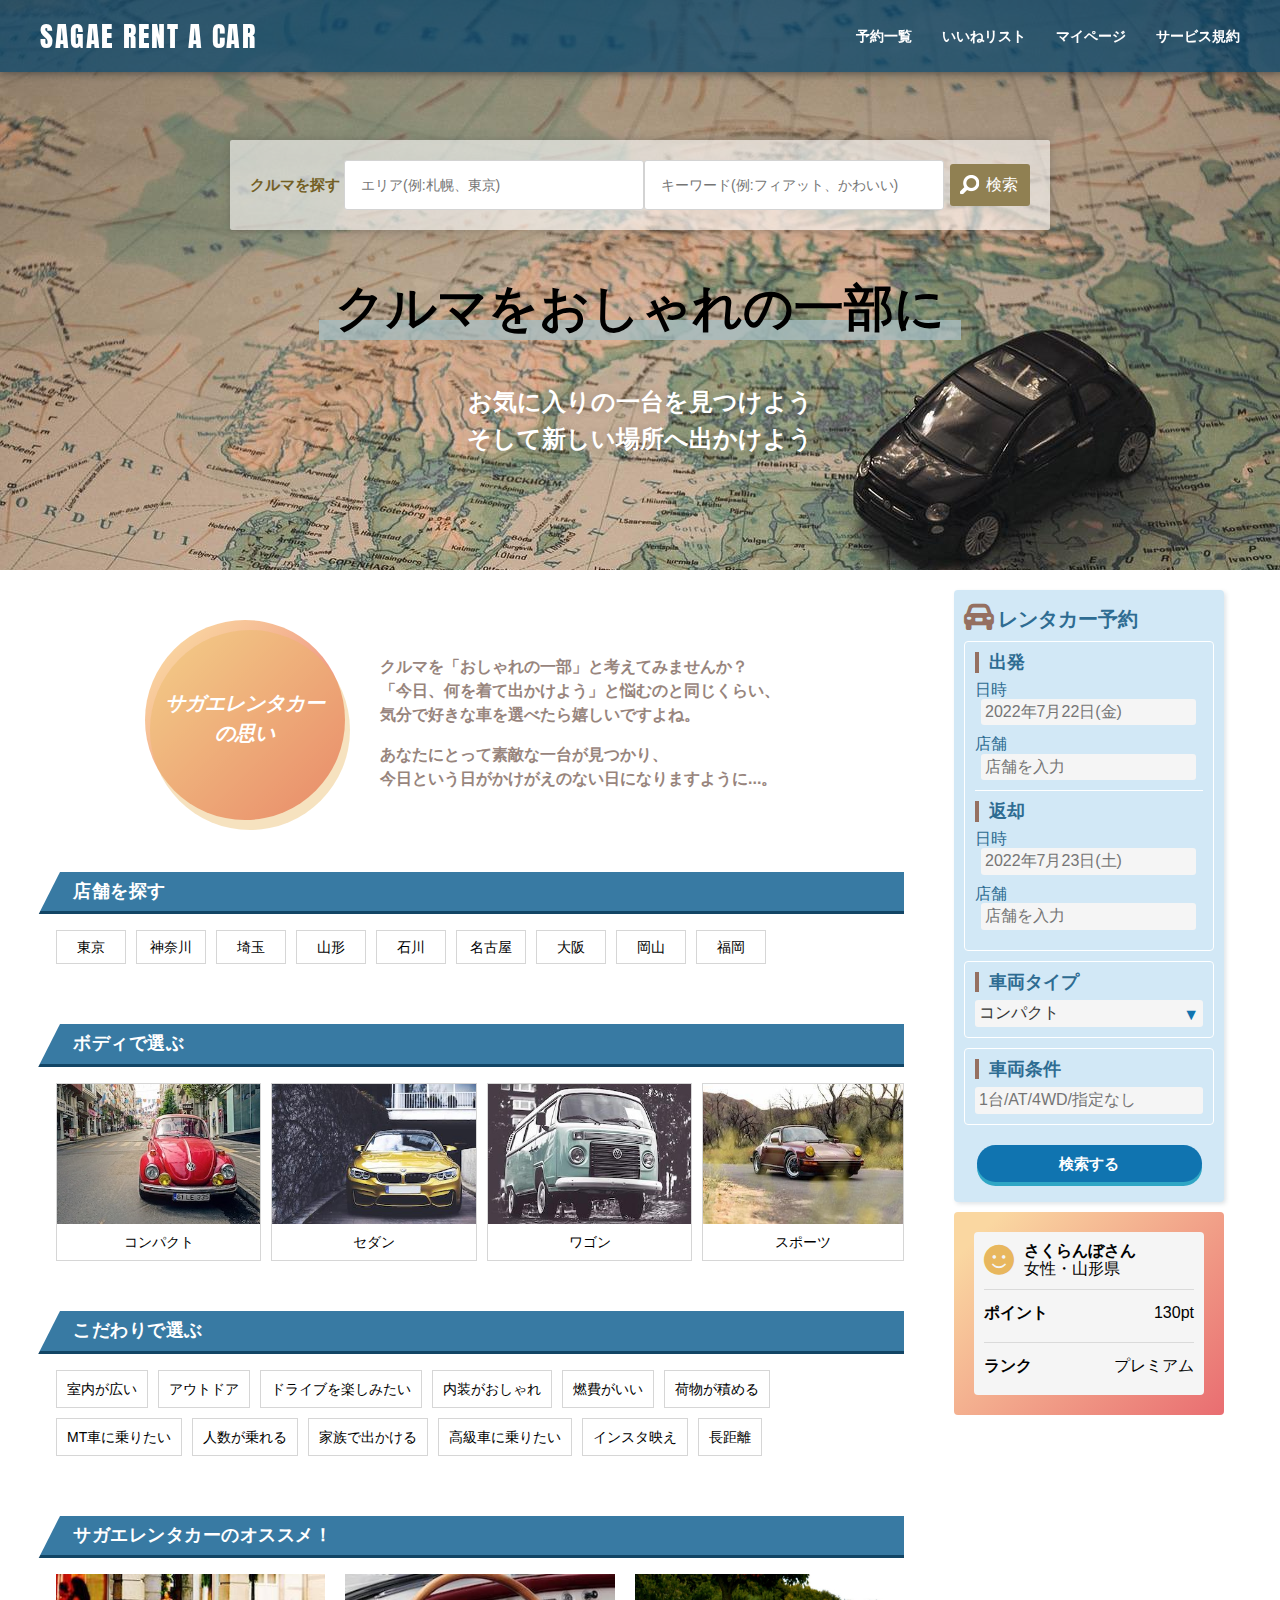
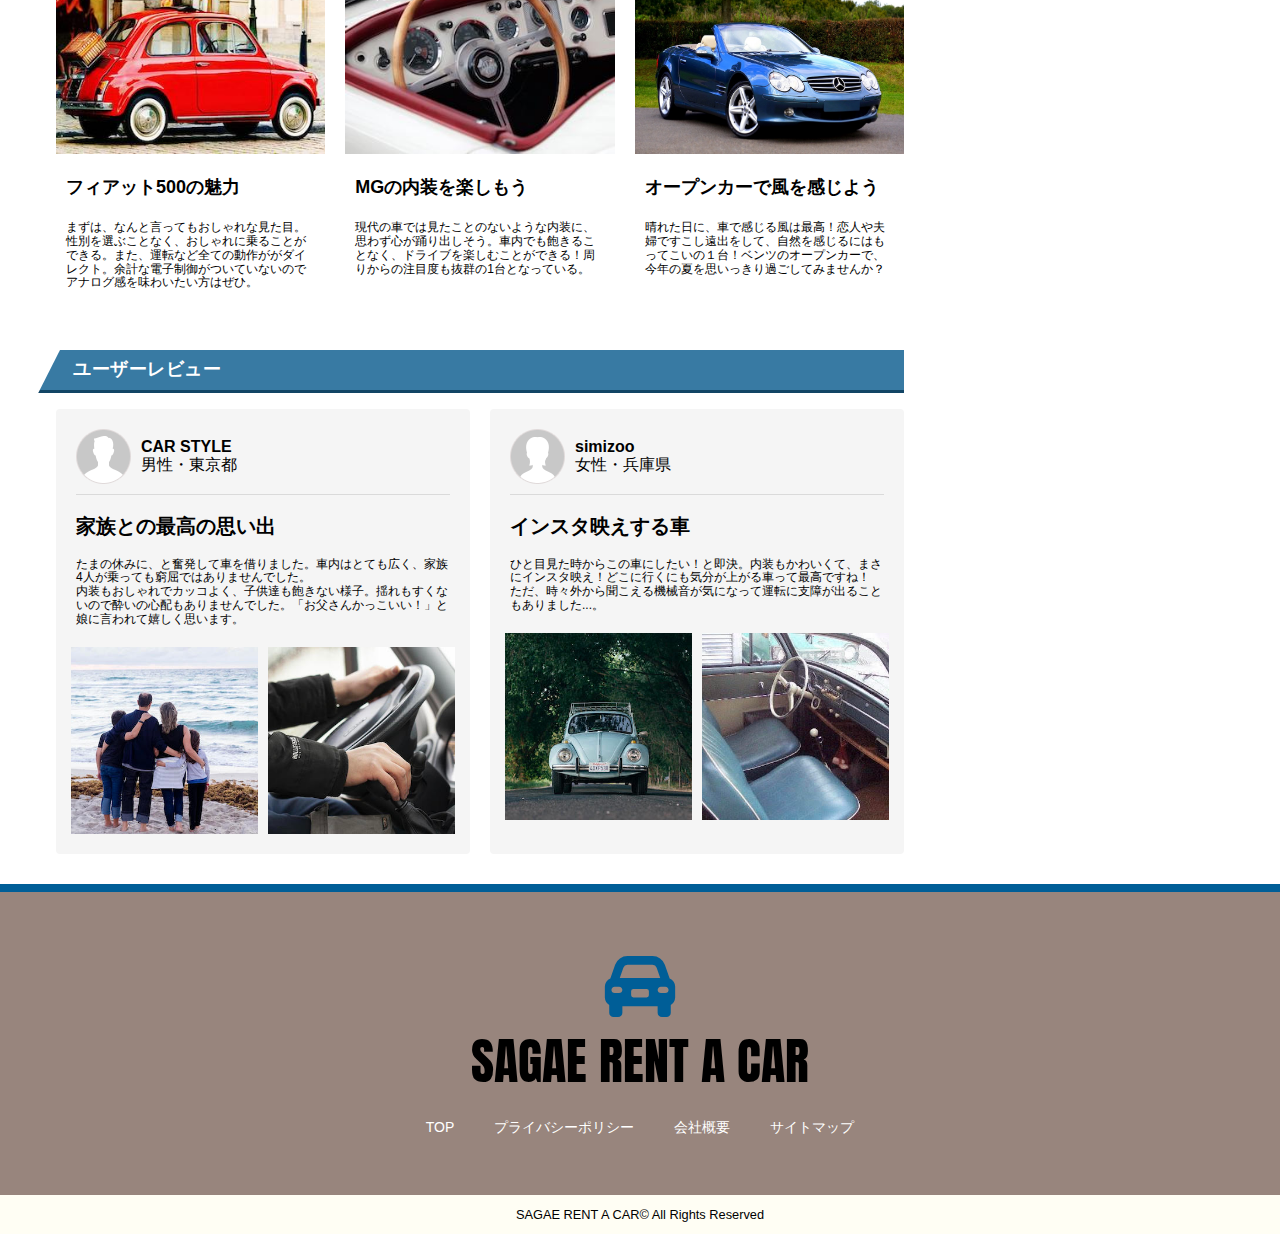
<file: index.html>
<!DOCTYPE html>
<html lang="ja">
<head>
    <meta charset="UTF-8">
    <meta name="viewport" content="width=device-width, initial-scale=1.0">
    <meta http-equiv="X-UA-Compatible" content="ie=edge">
    <link rel="stylesheet" href="styles/reset.css">
    <link rel="stylesheet" href="styles/mytop.css">
    <link rel="preconnect" href="https://fonts.googleapis.com">
    <link rel="preconnect" href="https://fonts.gstatic.com" crossorigin>
    <link href="https://fonts.googleapis.com/css2?family=Anton&display=swap" rel="stylesheet">
    <link href="https://cdnjs.cloudflare.com/ajax/libs/font-awesome/6.1.1/css/all.min.css" rel="stylesheet">
    <title>サガエレンタカー</title>
</head>

<body>
    <header class="header">
        <div class="header_container ">
            <h1 class="enfont"><a href="#">SAGAE RENT A CAR</a></h1>
            <ul class="ul_header d-flex">
                <li class="li_header"><a href="#">予約一覧</a></li>
                <li class="li_header"><a href="#">いいねリスト</a></li>
                <li class="li_header"><a href="#">マイページ</a></li>
                <li class="li_header"><a href="#">サービス規約</a></li>
            </ul>
        </div>
        <form class="form d-flex">
            <p class="p_form">クルマを探す</p>
            <input class="input_word" type="text" placeholder="エリア(例:札幌、東京)">
            <input class="input_word" type="text" placeholder="キーワード(例:フィアット、かわいい)">
            <input class="submit" type="submit" value="検索">
        </form>
        <div class="header_title">
            <h2>クルマをおしゃれの一部に</h2>
        </div>
        <p class="p_title">お気に入りの一台を見つけよう</p>
        <p class="p_title">そして新しい場所へ出かけよう</p>
    </header>
    <main class="main_back d-flex">
        <div class="main_container">
            <div class="d-flex thinkWrap">
            <h2 class="think">サガエレンタカー<span>の思い</span></h2>
            <div class="think_2">
                <p>クルマを「おしゃれの一部」と考えてみませんか？<br>「今日、何を着て出かけよう」と悩むのと同じくらい、<br>気分で好きな車を選べたら嬉しいですよね。</p>
                <p>あなたにとって素敵な一台が見つかり、<br>今日という日がかけがえのない日になりますように...。</p>
            </div>
            </div>
            <section class="select-category">
                <div class="section-content">
                    <h2 class="main-title">店舗を探す</h2>
                    <ul class="d-flex shopList">
                        <li class="nav_area"><a href="#">東京</a></li>
                        <li class="nav_area"><a href="#">神奈川</a></li>
                        <li class="nav_area"><a href="#">埼玉</a></li>
                        <li class="nav_area"><a href="#">山形</a></li>
                        <li class="nav_area"><a href="#">石川</a></li>
                        <li class="nav_area"><a href="#">名古屋</a></li>
                        <li class="nav_area"><a href="#">大阪</a></li>
                        <li class="nav_area"><a href="#">岡山</a></li>
                        <li class="nav_area"><a href="#">福岡</a></li>
                    </ul>
                </div>
            </section>
            <section class="select-category">
                <div class="section-content">
                    <h2 class="main-title">ボディで選ぶ</h2>
                    <div class="d-flex j-spacearound bodyList">
                        <a href="#">
                            <figure>
                                <img src="img/beatle.jpeg" alt="コンパクト" class="category_image">
                                <figcaption>コンパクト</figcaption>
                            </figure>
                        </a>
                        <a href="#">
                            <figure>
                                <img src="img/sedan.jpeg" alt="セダン" class="category_image">
                                <figcaption>セダン</figcaption>
                            </figure>
                        </a>
                        <a href="#">
                            <figure>
                                <img src="img/wagon.jpeg" alt="ワゴン" class="category_image">
                                <figcaption>ワゴン</figcaption>
                            </figure>
                        </a>
                        <a href="#">
                            <figure>
                                <img src="img/sport.jpeg" alt="スポーツ" class="category_image">
                                <figcaption>スポーツ</figcaption>
                            </figure>
                        </a>
                    </div>
            </section>
            <section class="select-category">
                <div class="section-content">
                    <h2 class="main-title">こだわりで選ぶ</h2>
                    <ul class="d-flex commit_list">
                        <li class="nav_commitment"><a href="#">室内が広い</a></li>
                        <li class="nav_commitment"><a href="#">アウトドア</a></li>
                        <li class="nav_commitment"><a href="#">ドライブを楽しみたい</a></li>
                        <li class="nav_commitment"><a href="#">内装がおしゃれ</a></li>
                        <li class="nav_commitment"><a href="#">燃費がいい</a></li>
                        <li class="nav_commitment"><a href="#">荷物が積める</a></li>
                        <li class="nav_commitment"><a href="#">MT車に乗りたい</a></li>
                        <li class="nav_commitment"><a href="#">人数が乗れる</a></li>
                        <li class="nav_commitment"><a href="#">家族で出かける</a></li>
                        <li class="nav_commitment"><a href="#">高級車に乗りたい</a></li>
                        <li class="nav_commitment"><a href="#">インスタ映え</a></li>
                        <li class="nav_commitment"><a href="#">長距離</a></li>
                    </ul>
                </div>
            </section>
            <article class="article_recommend">
                <div class="recommend">
                    <h2 class="main-title">サガエレンタカーのオススメ！</h2>
                    <div class="d-flex gap-20 recommendList">
                        <a href="#" class="figure_recommend">
                            <img src="img/fiat.jpeg" alt="フィアット500">
                            <div class="recommendText">
                                <h3 class="figcaption">フィアット500の魅力</h3>
                                <p class="p_recommend">まずは、なんと言ってもおしゃれな見た目。性別を選ぶことなく、おしゃれに乗ることができる。また、運転など全ての動作ががダイレクト。余計な電子制御がついていないのでアナログ感を味わいたい方はぜひ。</p>
                            </div>
                        </a>
                        <a href="#" class="figure_recommend">
                            <img src="img/mg.jpeg" alt="MG">
                            <div class="recommendText">
                                <h3 class="figcaption">MGの内装を楽しもう</h3>
                                <p class="p_recommend">現代の車では見たことのないような内装に、思わず心が踊り出しそう。車内でも飽きることなく、ドライブを楽しむことができる！周りからの注目度も抜群の1台となっている。</p>
                            </div>
                        </a>
                        <a href="#" class="figure_recommend">
                            <img src="img/mercedes.jpeg" alt="MG">
                            <div class="recommendText">
                                <h3 class="figcaption">オープンカーで風を感じよう</h3>
                                <p class="p_recommend">晴れた日に、車で感じる風は最高！恋人や夫婦ですこし遠出をして、自然を感じるにはもってこいの１台！ベンツのオープンカーで、今年の夏を思いっきり過ごしてみませんか？</p>
                            </div>
                        </a>
                    </div>
                </div>
            </article>
            <article class="article_review d-flex">
                <div class="recommend j-spacebetween">
                    <h2 class="main-title">ユーザーレビュー</h2>
                    <div class="d-flex gap-20 reviewList">
                        <div class="review_icon">
                            <div class="d-flex a-center">
                                <div class="review_icon-img">
                                    <img src="img/icon08.png"></img>
                                </div>
                                <div>
                                    <h3 class="review_icon-h3">CAR STYLE</h3>
                                    <h4>男性・東京都</h4>
                                </div>
                            </div>
                            <h3 class="h3_review">家族との最高の思い出</h3>
                            <p class="p-review">たまの休みに、と奮発して車を借りました。車内はとても広く、家族4人が乗っても窮屈ではありませんでした。<br>
                                内装もおしゃれでカッコよく、子供達も飽きない様子。揺れもすくないので酔いの心配もありませんでした。「お父さんかっこいい！」と娘に言われて嬉しく思います。
                            </p>
                            <div class="d-flex gap-10 j-center">
                                <img src="img/01.jpeg" class="img_review"></img>
                                <img src="img/04.jpeg" class="img_review"></img>
                            </div>
                        </div>
                        <div class="review_icon">
                            <div class="d-flex a-center">
                                <div class="review_icon-img">
                                    <img src="img/icon09.png"></img>
                                </div>
                                <div>
                                    <h3 class="review_icon-h3">simizoo</h3>
                                    <h4>女性・兵庫県</h4>
                                </div>
                            </div>
                            <h3 class="h3_review">インスタ映えする車</h3>
                            <p class="p-review">ひと目見た時からこの車にしたい！と即決。内装もかわいくて、まさにインスタ映え！どこに行くにも気分が上がる車って最高ですね！<br>
                                ただ、時々外から聞こえる機械音が気になって運転に支障が出ることもありました...。
                            </p>
                            <div class="d-flex gap-10 j-center">
                                <img src="img/02.jpeg" class="img_review"></img>
                                <img src="img/03.jpeg" class="img_review"></img>
                            </div>
                        </div>
                    </div>
                </div>
            </article>
        </div>
        <aside class="aside">
            <form class="reserveBox">
                <h3><i class="fa-solid fa-car-rear"></i>レンタカー予約</h3>
                <div class="reserveBox__date">
                    <div class="reserveBox__date--box">
                        <h4>出発</h4>
                        <label>日時<input type="text" placeholder="2022年7月22日(金)"></label>
                        <label>店舗<input type="text" placeholder="店舗を入力"></label>
                    </div>
                    <div class="reserveBox__date--box">
                        <h4>返却</h4>
                        <label>日時<input type="text" placeholder="2022年7月23日(土)"></label>
                        <label>店舗<input type="text" placeholder="店舗を入力"></label>
                    </div>
                </div>
                <div class="reserveBox__type">
                    <h4>車両タイプ</h4>
                    <label>
                        <select>
                            <option>コンパクト</option>
                            <option>セダン</option>
                            <option>ワゴン</option>
                            <option>スポーツ</option>
                        </select>
                    </label>
                </div>
                <div class="reserveBox__condition">
                    <h4>車両条件</h4>
                    <input type="text" placeholder="1台/AT/4WD/指定なし">
                </div>
                <input type="submit" value="検索する">
            </form>
            
            
            
            <div class="login_area">
                <div class="login_area-inner">
                    <div class="d-flex a-center">
                        <div class="review_icon-img">
                            <i class="fa-solid fa-face-smile"></i>
                        </div>
                        <div>
                            <h3 class="review_icon-h3">さくらんぼさん</h3>
                            <h4>女性・山形県</h4>
                        </div>
                    </div>
                    <div class="login d-flex j-spacebetween">
                        <div>
                            <div class="d-flex">
                                <p class="login_p login_title">ポイント</p>
                            </div>
                        </div>
                        <p class="login_p">130pt</p>
                    </div>
                    <div class="login d-flex j-spacebetween">
                        <div>
                            <div class="d-flex">
                                <p class="login_p login_title">ランク</p>
                            </div>
                        </div>
                        <p class="login_p">プレミアム</p>
                    </div>
                </div>
            </div>
        </aside>
    </main>
    <footer>
        <hr class="hr">
        <div class="footer">
            <div class="enfont">
                <i class="fa-solid fa-car-rear"></i>
                <a href="#">SAGAE RENT A CAR</a>
            </div>
            <ul class="ul-footer d-flex j-center">
                <li class="li_footer"><a href="#">TOP</a></th>
                <li class="li_footer"><a href="#">プライバシーポリシー</a></th>
                <li class="li_footer"><a href="#">会社概要</a></th>
                <li class="li_footer"><a href="#">サイトマップ</a></th>
            </ul>
        </div>
        <p class="p_fotter"><small>SAGAE RENT A CAR&copy; All Rights Reserved</small></p>
    </footer>
</body>

</html>
</file>
<file: styles/mytop.css>
/*共通*/

body {
    min-width: 320px;
    font-family: "Helvetica Neue", Arial, "Hiragino Kaku Gothic ProN", "Hiragino Sans", Meiryo, sans-serif;
}

.enfont {
    font-family: 'Anton', sans-serif;
}

.d-flex {
    display: flex;
}

.j-spacebetween {
    justify-content: space-between;
}

.j-spacearound {
    justify-content: space-around;
}

.j-center {
    justify-content: center;
}

.a-center {
    align-items: center;
}

.gap-20 {
    gap: 20px;
}

.gap-10 {
    gap: 10px;
}

.main-title {
    font-size: 24px;
    font-weight: bold;
}

a {
    opacity: 1;
}

a:hover {
    opacity: 0.8;
}

/*ヘッダー*/
.header {
    width: 100%;
    background-image: url(../img/1280.jpeg);
    background-repeat: no-repeat;
    background-size: cover;
    height: 570px;
    padding-top: 140px;
}

@media only screen and (max-width: 768px) {
    .header {
        height: 600px;
    }
}

.header_container {
    padding: 20px 40px 20px 40px;
    display: flex;
    align-items: center;
    background-color: rgba(0,66,107,0.7);
    box-shadow: 0px 0px 10px #3d3d3d;
    position: fixed;
    width: 100%;
    top: 0;
    left: 0;
    z-index: 1000;
    flex-wrap: wrap;
}

@media only screen and (max-width: 640px) {
    .header_container {
        padding: 10px;
    }
}

.header_container h1 a {
    font-size: 28px;
    color: white;
    letter-spacing: 1.5px;
}

@media only screen and (max-width: 768px) {
    .header_container .enfont {
        width: 110px;
        display: block;
    }
    .header_container h1 a {
        font-size: 20px;
    }
}

@media only screen and (max-width: 640px) {
    .header_container .enfont {
        width: 100%;
        text-align: center;
    }
}

.ul_header {
    margin-left: auto;
    border-collapse: separate;
    border-spacing: 40px 0;
}

@media only screen and (max-width: 640px) {
    .ul_header {
        width: 100%;
        justify-content: center;
        margin-top: 10px;
    }
}

.li_header {
    list-style: none;
    margin-left: 30px;
    color: white;
}

@media only screen and (max-width: 414px) {
    .li_header {
        margin-left: 20px
    }
}

@media only screen and (max-width: 350px) {
    .li_header {
        margin-left: 12px
    }
}


.li_header a {
    font-size: 14px;
    font-weight: bold;
}

@media only screen and (max-width: 768px) {
    .li_header a {
        font-size: 13px;
    }
}

@media only screen and (max-width: 640px) {
    .li_header a {
        font-size: 12px;
    }
}

.form {
    width: 90%;
    max-width: 820px;
    background-color: rgba(255, 255, 255, 0.6);
    padding: 20px;
    margin: 0 auto;
    align-items: center;
    border-radius: 2px;
    box-shadow: 0px 0px 10px rgba(61,61,61,0.3);
    display: flex;
    justify-content: center;
}

@media only screen and (max-width: 768px) {
    .form {
        flex-wrap: wrap;
    }
}

.p_form {
    color: #735f24;
    font-weight: bold;
    font-size: 15px;
    padding-right: 4px;
}

@media only screen and (max-width: 768px) {
    .p_form {
        width: 100%;
        text-align: center;
        font-size: 20px;
        margin-bottom: 10px;
    }
}

.input_word {
    width: 300px;
    padding: 16px;
    background-color: white;
    font-size: 14px;
    border: solid lightgray 1px;
    border-radius: 3px;
}

@media only screen and (max-width: 768px) {
    .input_word {
        width: 50%;
    }
}

@media only screen and (max-width: 640px) {
    .input_word {
        width: 100%;
    }
}

.submit {
    color: white;
    padding: 12px 12px 12px 36px;
    background: url(../img/icon7.png) no-repeat 10px center #908052;
    border-radius: 3px;
    width: 80px;
    margin-left: 6px;
}

@media only screen and (max-width: 768px) {
    .submit {
        width: 200px;
        text-align: center;
        border-radius: 50px;
        margin-top: 10px;
        background-position: 70px,50%;
    }
}

.header_title {
    text-align: center;
}

.header_title h2 {
    margin: 50px auto;
    font-size: 50px;
    font-weight: bold;
    text-align: center;
    display: inline-block;
    position: relative;
    padding: 0px 16px;
    z-index: 1;
}

@media only screen and (max-width: 768px) {
    .header_title h2 {
        text-shadow: 0 0 3px #ffffff;
    }
}

@media only screen and (max-width: 640px) {
    .header_title h2 {
        font-size: 26px;
    }
}

.header_title h2:before {
    content:"";
    width: 100%;
    height: 20px;
    background-color: #a6bdc0;
    opacity: 0.8;
    position: absolute;
    bottom: -2px;
    left: 0;
    z-index: -1;
}

@media only screen and (max-width: 640px) {
    .header_title h2:before {
        content: none;
    }
}

.p_title {
    text-align: center;
    color: white;
    font-weight: bold;
    font-size: 24px;
    padding-bottom: 10px;
    text-shadow: 0px 0px 10px rgba(61,61,61,0.3);
}

@media only screen and (max-width: 640px) {
    .p_title {
        font-size: 18px;
    }
}


/*メイン*/
.main_back {
    background-color: white;
    max-width: 1200px;
    margin: 20px auto 0;
    padding: 0 16px;
}

@media only screen and (max-width: 768px) {
    .main_back {
        flex-wrap: wrap-reverse;
        padding: 0 16px;
    }
}

.main_container {
    width: calc(100% - 270px);
    padding-right: 50px;
}

@media only screen and (max-width: 768px) {
    .main_container {
        width: 100%;
        padding-right: 0;
    }
}

.thinkWrap {
    margin-top: 30px;
    margin-bottom: 30px;
    flex-wrap: wrap;
    justify-content: center;
}

.think {
    width: 200px;
    height: 200px;
    background-color: #588098;
    border-radius: 50%;
    color: #fff;
    text-align: center;
    font-weight: bold;
    font-size: 20px;
    font-style: italic;
    padding-top: 68px;
    line-height: 1.5;
    background-image: linear-gradient( 135deg, #FAD7A1 10%, #E96D71 100%);
    position: relative;
    z-index: 0;
}

.think:after {
    content: "";
    position: absolute;
    top: 10px;
    left: 5px;
    background-color: #e8b75e;
    width: 100%;
    height: 100%;
    border-radius: 50%;
    z-index: -1;
    opacity: 0.4;
}

.think span {
    display: block;
}

.think_2 {
    padding: 35px;
    color: #98857d;
    font-weight: bold;
    line-height: 1.5;
}

.think_2 p {
    margin-bottom: 16px;
}

.article_recommend {
    margin-bottom: 50px;
}

.main-title {
  position: relative;
  padding: 8px 26px 8px 50px;
  background: #387aa3;
  font-size: 18px;
  color: #ffffff;
  margin-left: -33px;
  line-height: 1.3;
  border-bottom: solid 3px #124565;
  z-index: 0;
  letter-spacing: 0.5px;
  margin-bottom: 16px;
}

.main-title:before {
  position: absolute;
  content: '';
  left: -2px;
  top: -2px;
  width: 0;
  height: 0;
  border: none;
  border-left: solid 40px white;
  border-bottom: solid 79px transparent;
  z-index: 2;
}

.main-title:after {
  position: absolute;
  /*content: '';*/
  right: -3px;
  top: -7px;
  width: 0;
  height: 0;
  border: none;
  border-left: solid 40px transparent;
  border-bottom: solid 79px white;
  z-index: 2;
}

.section-content {
    flex: 1;
    margin-bottom: 50px;
}

.category_image {
    width: 100%;
    height: auto;
}

.figcaption {
    font-size: 18px;
    font-weight: bold;
    margin: 20px 0;
    line-height: 1.5;
}

.p_recommend {
    font-size: 12px;
}

.h3_review {
    padding: 20px 0;
    border-top: solid 1px #dadada;
    font-size: 20px;
    font-weight: bold;
    margin-top: 10px;
}

.p-review {
    margin-bottom: 20px;
    font-size: 12px;
}

.img_review {
    width: 50%;
    height: auto;
}

.p_shop {
    border-bottom: dotted 3px #dadada;
}

.nav_area {
    list-style: none;
    margin: 0px 10px 10px 0px;
}

.shopList {
    flex-wrap: wrap;
}

.nav_area a {
    display: block;
    padding: 8px 0;
    text-align: center;
    border: solid 1px #80808052;
    width: 70px;
    background-color: #ffffff;
    transition: .2s;
}

.nav_area a:hover, .nav_commitment a:hover {
    background-color: #d2e8f6;
    border-color: #1074b0;
}

.commit_list {
    flex-wrap: wrap;
}

.nav_commitment {
    list-style: none;
    margin: 0px 10px 10px 0px;
    text-align: center;
}

.nav_commitment a {
    display: block;
    padding: 10px;
    background-color: #ffffff;
    transition: .2s;
    border: solid 1px #80808052;
}

/*▼予約フォーム*/
.reserveBox {
    background-color: #d2e8f6;
    border-radius: 4px;
    padding: 10px;
    color: #2e6c92;
    margin-bottom: 10px;
    box-shadow: 2px 2px 4px rgba(100,119,133,0.2);
}

.reserveBox h3 {
    font-weight: bold;
    margin-bottom: 10px;
    font-size: 20px;
}

.reserveBox h3 i {
    font-size: 30px;
    color: #957061;
    margin-right: 4px;
    position: relative;
    top: 2px;
}

.reserveBox__date, .reserveBox__type, .reserveBox__condition {
    border: 1px solid #FFFFFF;
    border-radius: 4px;
    padding: 10px;
    margin-bottom: 10px;
}

@media only screen and (max-width: 768px) {
    .reserveBox__date {
        display: flex;
    }
}

@media only screen and (max-width: 640px) {
    .reserveBox__date {
        display: block;
    }
}

.reserveBox h4 {
    font-weight: bold;
    font-size: 18px;
    margin-bottom: 8px;
    border-left: 4px solid #957061;
    padding-left: 10px;
}

.reserveBox input[type=text] {
    background-color: #f5f5f5;
    padding: 4px;
    border-radius: 3px;
    margin-left: 6px;
}

@media only screen and (max-width: 768px) {
    .reserveBox input[type=text] {
        width: 90%;
        max-width: 290px;
        padding: 14px;
    }
}

@media only screen and (max-width: 640px) {
    .reserveBox input[type=text] {
        max-width: inherit;
    }
}

.reserveBox__date label {
    display: block;
    margin-bottom: 10px;
}

.reserveBox__date--box:first-child {
    border-bottom: 1px solid #ffffff;
    margin-bottom: 10px;
}

@media only screen and (max-width: 768px) {
    .reserveBox__date--box {
        width: 50%;
    }
    .reserveBox__date--box:first-child {
        border-right: 1px solid #ffffff;
        border-bottom: none;
        margin-bottom: 0;
        padding-right: 10px;
        margin-right: 10px;
    }
}
@media only screen and (max-width: 640px) {
    .reserveBox__date--box {
        width: 100%;
    }
    .reserveBox__date--box:first-child {
        border-right: none;
        border-bottom: 1px solid #ffffff;
        margin-bottom: 10px;
        margin-right: 0;
        padding-right: 0;
    }
}

.reserveBox__type select {
    background-color: #f5f5f5;
    padding: 4px;
    border-radius: 3px;
    width: 100%;
    color: #333333;
}

@media only screen and (max-width: 768px) {
    .reserveBox__type select {
        padding: 14px;
    }
}

.reserveBox__type label {
    position: relative;
}
.reserveBox__type label:after {
    content: "▼";
    position: absolute;
    right: 4px;
    top: 2px;
    color: #1074b0;
}

@media only screen and (max-width: 768px) {
    .reserveBox__type label:after {
        right: 14px;
    }
}

.reserveBox__condition input {
    width: 100%;
    margin-left: 0px !important;
}

@media only screen and (max-width: 768px) {
    .reserveBox__condition input {
        width: 100% !important;
        max-width: 100% !important;
    }
}

.reserveBox input[type=submit] {
    width: 90%;
    padding: 10px 8px;
    text-align: center;
    border-radius: 30px;
    background-color: #1074b0;
    display: block;
    color: #ffffff;
    font-weight: bold;
    font-size: 15px;
    margin: 20px auto 10px;
    box-shadow: 0px 4px 0px #2fa6c5;
    position: relative;
    top: 0;
    transition: .2s;
    max-width: 300px;
}

.reserveBox input[type=submit]:hover {
    top: 4px;
    box-shadow: 0px 0px 0px #2fa6c5;
}

.login_area {
    padding: 20px;
    background-color: #98857d;
    background-image: linear-gradient( 135deg, #FAD7A1 10%, #E96D71 100%);
    border-radius: 4px;
}

.login_area-inner {
    padding: 10px;
    background-color: #f5f5f5;
    border-radius: 4px;
}

@media only screen and (max-width: 768px) {
    .login_area-inner {
        display: flex;
        align-items: center;
    }
    .login_area-inner > div {
        width: calc(100% / 3);
    }
}

@media only screen and (max-width: 640px) {
    .login_area-inner {
        display: block;
    }
    .login_area-inner > div {
        width: 100%;
    }
}

.login {
    margin-top: 10px;
    padding-top: 10px;
    padding-bottom: 10px;
    border-top: solid 1px #dadada;
}

@media only screen and (max-width: 768px) {
    .login {
        border-top: none;
        border-left :1px solid #dadada;
        margin-left: 10px;
        padding-left: 10px;
    }
}

@media only screen and (max-width: 640px) {
    .login {
        border-top: solid 1px #dadada;
        border-left : none;
        margin-left: 0;
        padding-left: 0;
    }
}

.login_p {
    padding-top: 4px;
}

.login_title {
    font-weight: bold;
}

.login_img {
    padding-right: 6px;
}

.aside {
    width: 270px;
}

@media only screen and (max-width: 768px) {
    .aside {
        width: 100%;
    }
}

.select-category figure {
    border: solid 1px #80808052;
}

.select-category a {
    display: block;
    font-size: 14px;
}

.bodyList {
    gap: 10px;
}

@media only screen and (max-width: 640px) {
    .bodyList {
        flex-wrap: wrap;
    }
    .bodyList a {
        width: 48%;
        margin-bottom: 10px;
    }
}

.select-category figcaption {
    text-align: center;
    padding: 10px;
}

.figure_recommend {
    width: calc(100% / 3);
    padding-bottom: 10px;
    box-shadow: 0 0 0 rgba(000,000,000,0.2);
    transition: .2s;
}

@media only screen and (max-width: 640px) {
    .recommendList {
        display: block;
    }
    .figure_recommend {
        width: 100%;
        margin-bottom: 30px;
        display: block;
    }
}

.figure_recommend:hover {
    box-shadow: 0px 0px 10px rgba(000,000,000,0.2);
}

.figure_recommend img {
    width: 100%;
}

.recommendText {
    padding: 0 10px;
}

.nav_spot {
    list-style: none;
    font-size: 14px;
    margin-bottom: 13px;
}

.review_icon {
    background-color: #f5f5f5;
    padding: 20px;
    width: 50%;
    border-radius: 4px;
}

@media only screen and (max-width: 640px) {
    .reviewList {
        display: block;
    }
    .review_icon {
        width: 100%;
        margin-bottom:30px;
    }
}

.review_icon-img {
    margin-right: 10px;
}

.review_icon-img i {
    font-size: 30px;
    color: #e8b75e;
}

.review_icon-h3 {
    font-size: 16px;
    font-weight: bold;
}


/*フッター*/
.hr {
    margin-top: 30px;
    border: solid 4px #005e97;
}

.footer {
    padding-top: 60px;
    padding-bottom: 60px;
    text-align: center;
    background-color: #98857d;
}

.footer .enfont {
    margin-bottom: 30px;
}

.footer .enfont i {
    display: block;
    font-size: 70px;
    margin-bottom: 10px;
    color: #005e97;
}

.footer .enfont a {
    font-size: 50px;
}

.ul-footer {
    margin: 0 auto;
    flex-wrap: wrap;
}

.li_footer {
    padding: 0 20px;
    color: #ffffff;
    font-size: 14px;
}

@media only screen and (max-width: 414px) {/* iphoneの最大サイズの機種が414の画面幅 */
    .li_footer {
        width: 50%;
        margin-bottom: 20px;
        text-align: left;
        min-width: 200px;
    }
    .li_footer:before {
        content:"\f111";
        font-family: Fontawesome;
        font-size: 12px;
        margin-right: 4px;
    }
}

.p_fotter {
    background-color: #fffef4;
    padding-top: 10px;
    padding-bottom: 10px;
    text-align: center;
}
</file>
